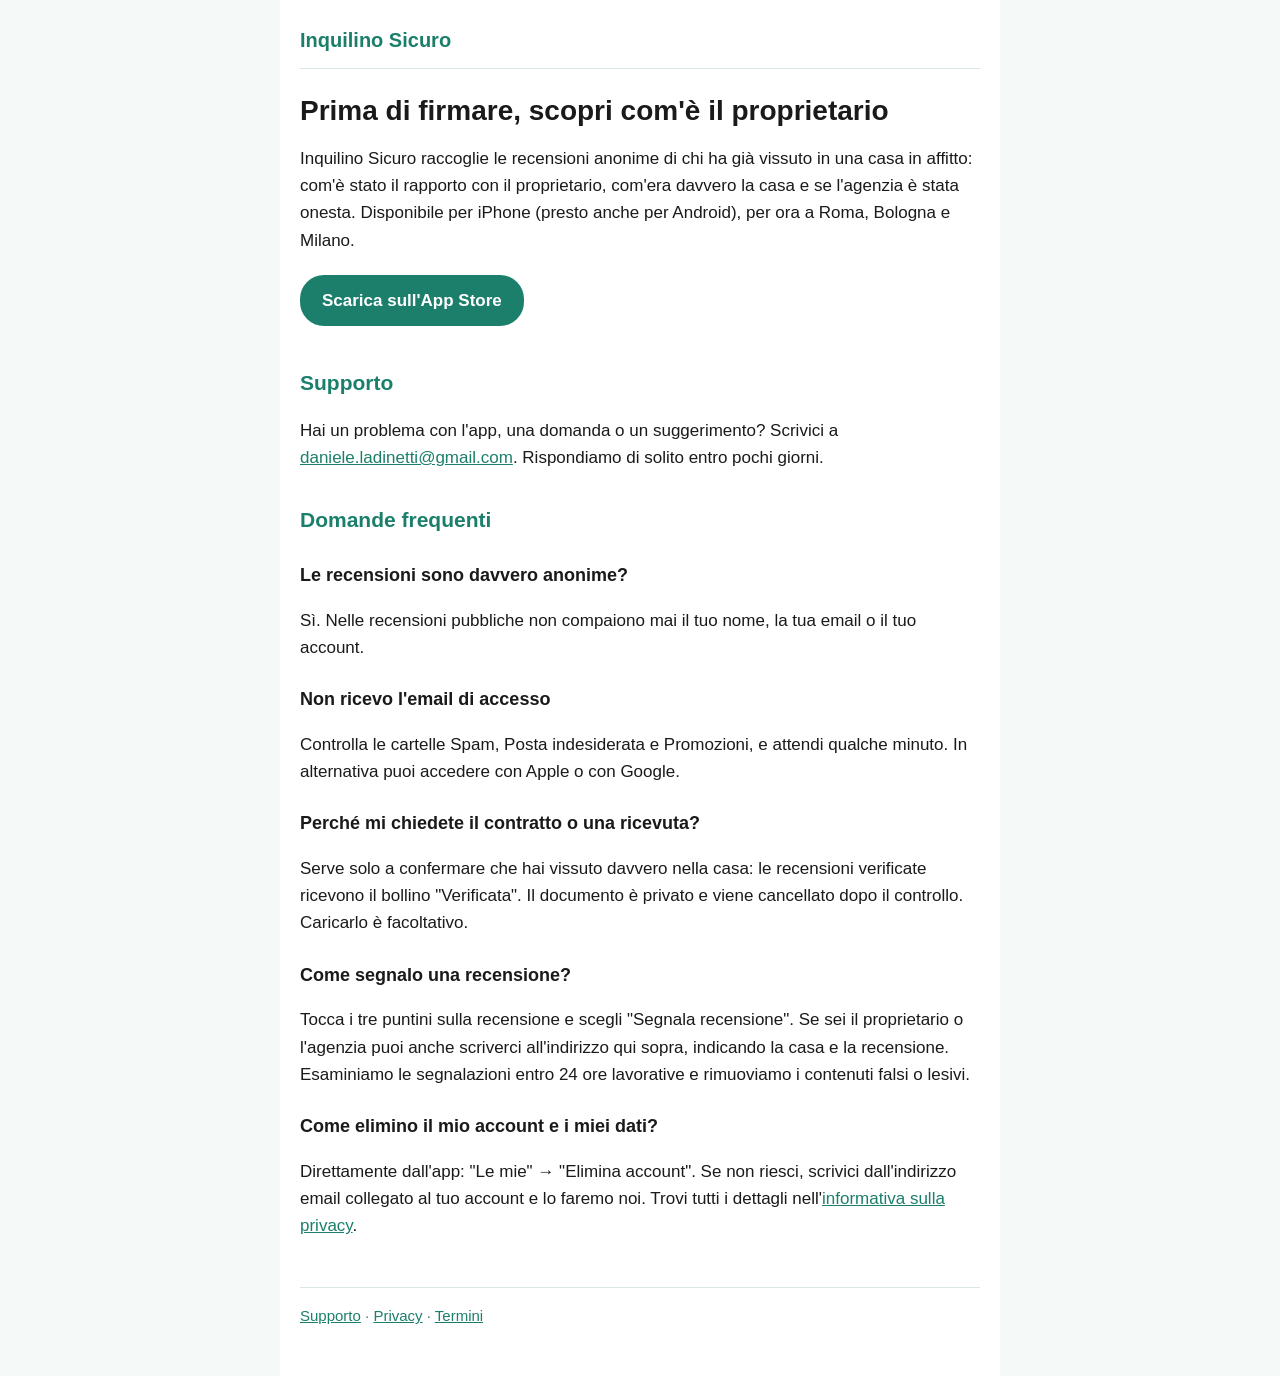
<file: index.html>
<!doctype html>
<html lang="it">
<head>
<meta charset="utf-8">
<meta name="viewport" content="width=device-width, initial-scale=1">
<title>Inquilino Sicuro – Supporto</title>
<link rel="stylesheet" href="stile.css">
</head>
<body>
<main>
<header>
  <a class="marchio" href="index.html">Inquilino Sicuro</a>
</header>

<h1>Prima di firmare, scopri com'è il proprietario</h1>
<p>Inquilino Sicuro raccoglie le recensioni anonime di chi ha già vissuto in una casa in affitto:
com'è stato il rapporto con il proprietario, com'era davvero la casa e se l'agenzia è stata onesta.
Disponibile per iPhone (presto anche per Android), per ora a Roma, Bologna e Milano.</p>

<p><a class="scarica" href="https://apps.apple.com/it/app/inquilino-sicuro/id6838090551">Scarica sull'App Store</a></p>

<h2>Supporto</h2>
<p>Hai un problema con l'app, una domanda o un suggerimento? Scrivici a
<a href="mailto:daniele.ladinetti@gmail.com?subject=Inquilino%20Sicuro%20-%20Supporto">daniele.ladinetti@gmail.com</a>.
Rispondiamo di solito entro pochi giorni.</p>

<h2>Domande frequenti</h2>

<h3>Le recensioni sono davvero anonime?</h3>
<p>Sì. Nelle recensioni pubbliche non compaiono mai il tuo nome, la tua email o il tuo account.</p>

<h3>Non ricevo l'email di accesso</h3>
<p>Controlla le cartelle Spam, Posta indesiderata e Promozioni, e attendi qualche minuto.
In alternativa puoi accedere con Apple o con Google.</p>

<h3>Perché mi chiedete il contratto o una ricevuta?</h3>
<p>Serve solo a confermare che hai vissuto davvero nella casa: le recensioni verificate ricevono il bollino
"Verificata". Il documento è privato e viene cancellato dopo il controllo. Caricarlo è facoltativo.</p>

<h3>Come segnalo una recensione?</h3>
<p>Tocca i tre puntini sulla recensione e scegli "Segnala recensione". Se sei il proprietario o l'agenzia
puoi anche scriverci all'indirizzo qui sopra, indicando la casa e la recensione. Esaminiamo le segnalazioni
entro 24 ore lavorative e rimuoviamo i contenuti falsi o lesivi.</p>

<h3>Come elimino il mio account e i miei dati?</h3>
<p>Direttamente dall'app: "Le mie" → "Elimina account". Se non riesci, scrivici dall'indirizzo email
collegato al tuo account e lo faremo noi. Trovi tutti i dettagli nell'<a href="privacy.html">informativa
sulla privacy</a>.</p>

<footer>
  <a href="index.html">Supporto</a> · <a href="privacy.html">Privacy</a> · <a href="termini.html">Termini</a>
</footer>
</main>
</body>
</html>
</file>
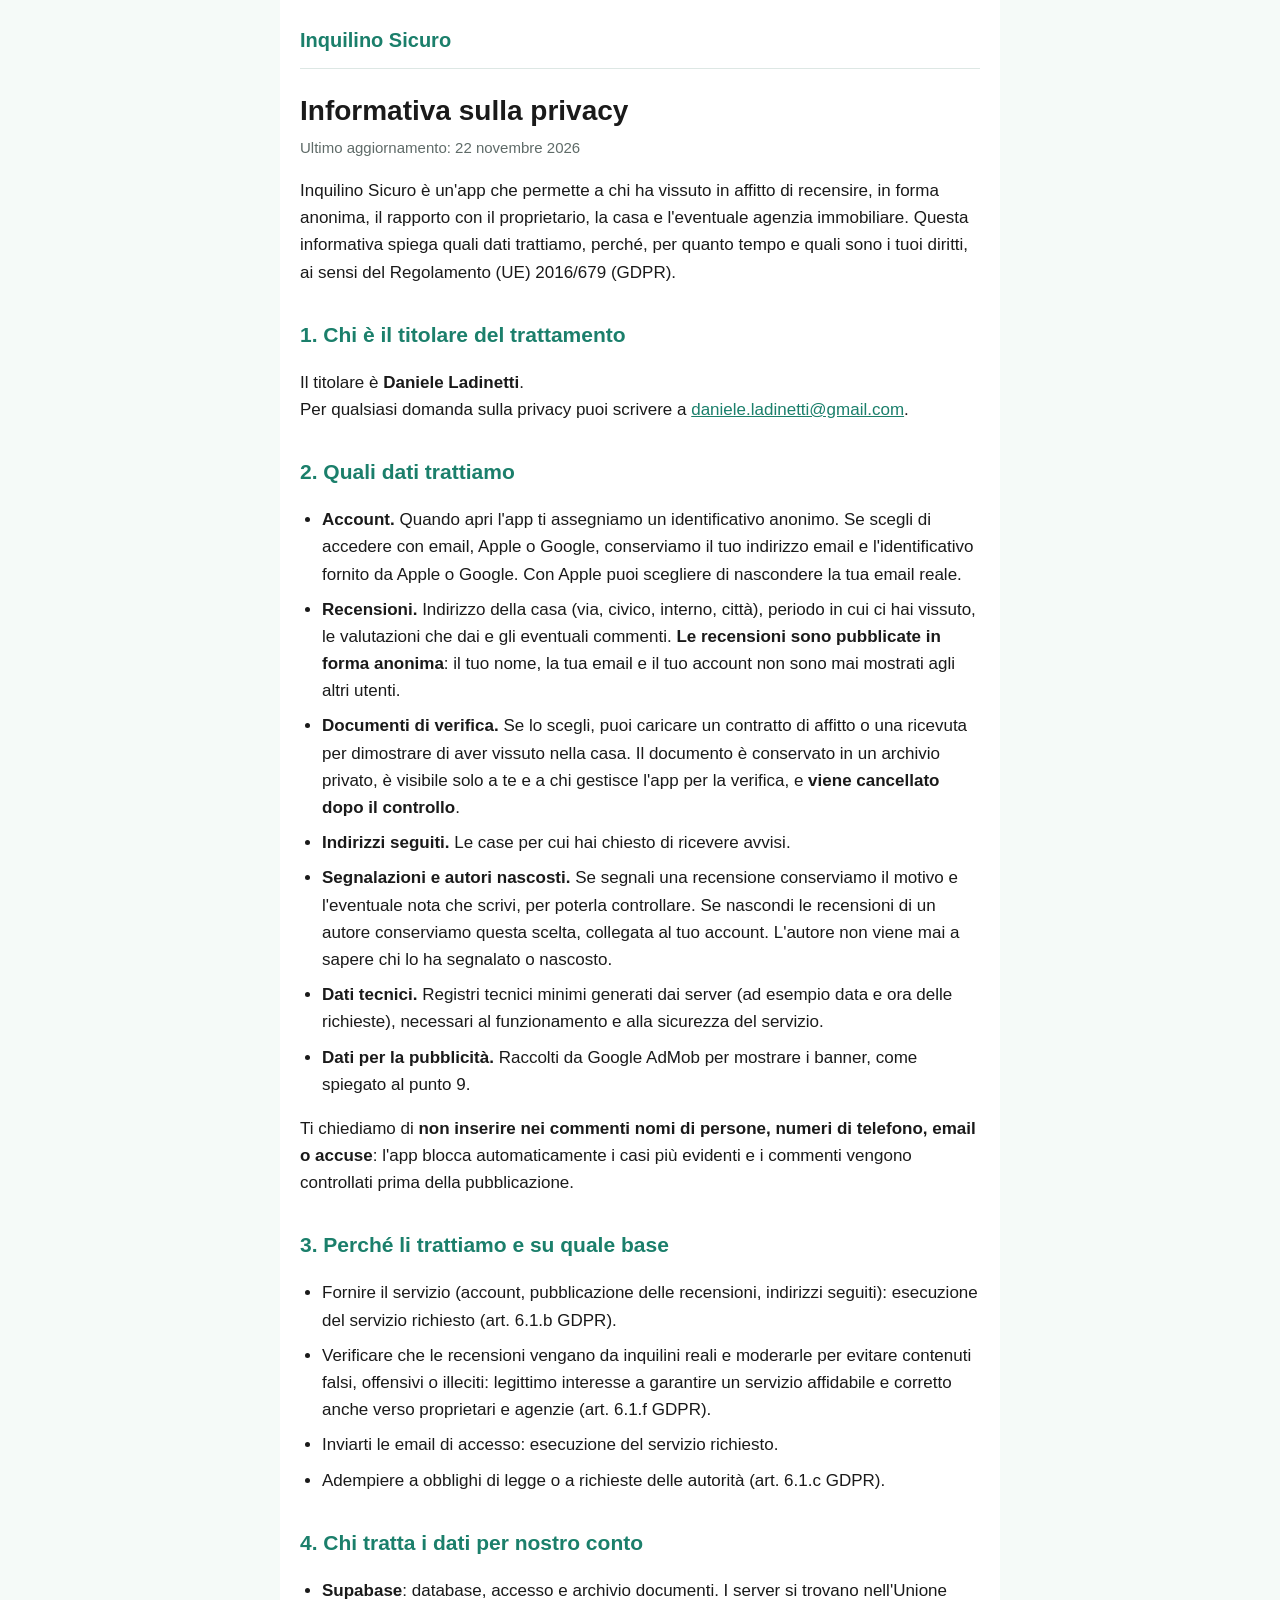
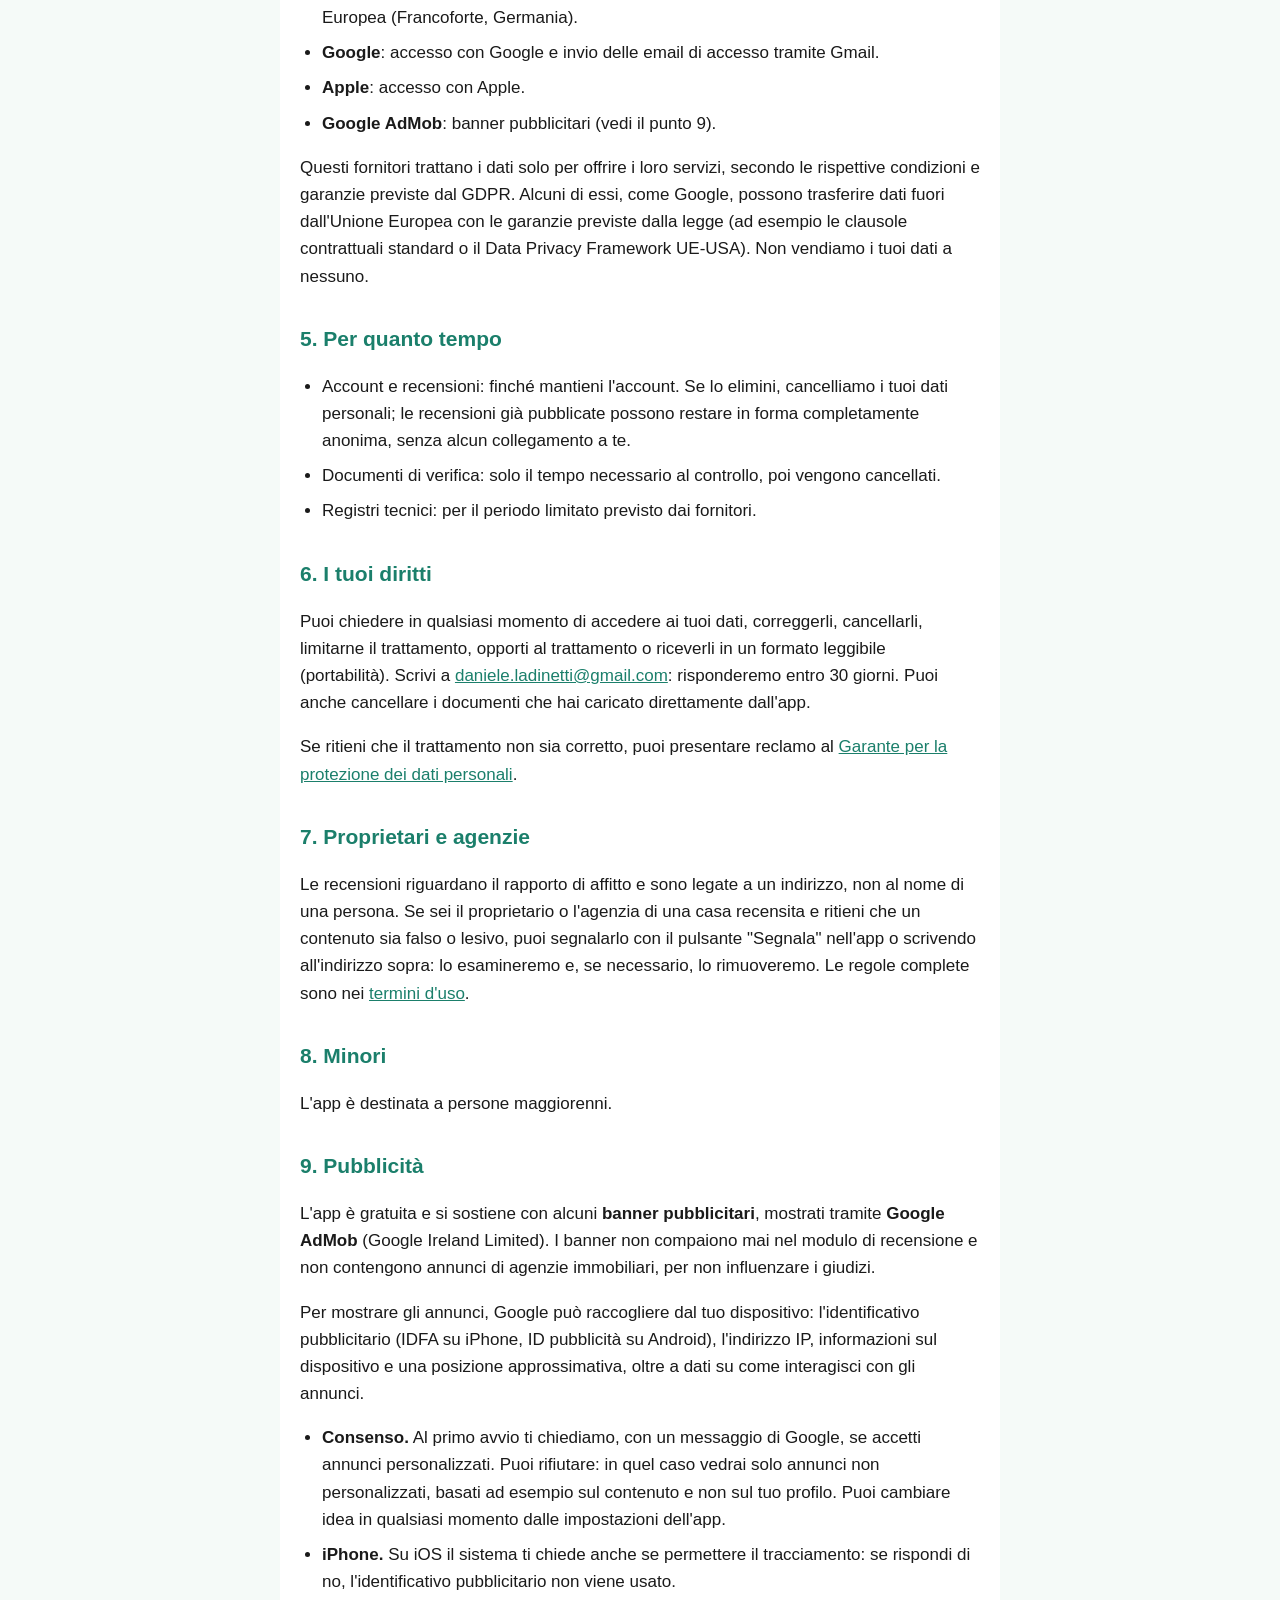
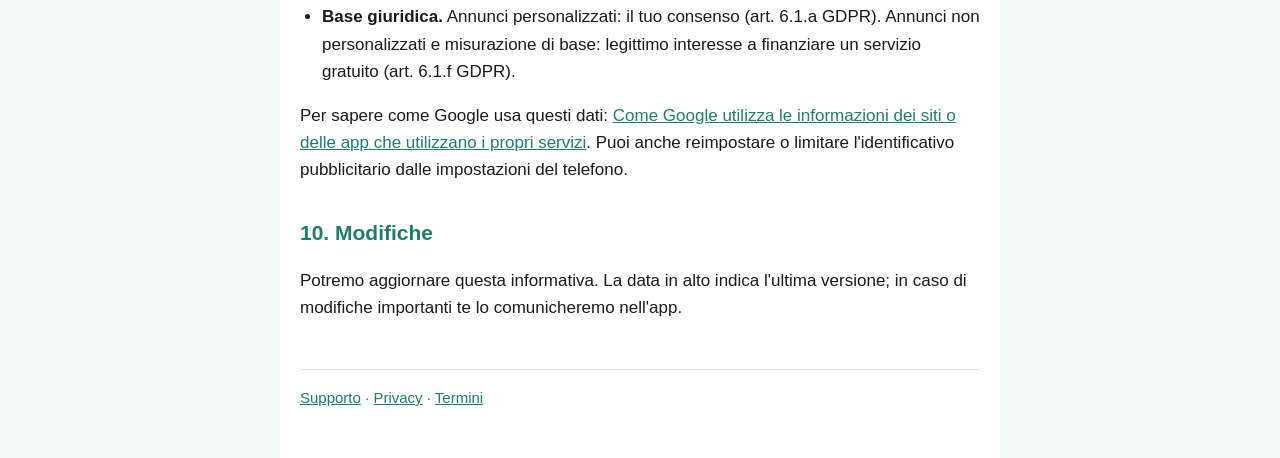
<file: privacy.html>
<!doctype html>
<html lang="it">
<head>
<meta charset="utf-8">
<meta name="viewport" content="width=device-width, initial-scale=1">
<title>Privacy – Inquilino Sicuro</title>
<link rel="stylesheet" href="stile.css">
</head>
<body>
<main>
<header>
  <a class="marchio" href="index.html">Inquilino Sicuro</a>
</header>

<h1>Informativa sulla privacy</h1>
<p class="aggiornata">Ultimo aggiornamento: 22 novembre 2026</p>

<p>Inquilino Sicuro è un'app che permette a chi ha vissuto in affitto di recensire, in forma anonima,
il rapporto con il proprietario, la casa e l'eventuale agenzia immobiliare. Questa informativa spiega
quali dati trattiamo, perché, per quanto tempo e quali sono i tuoi diritti, ai sensi del
Regolamento (UE) 2016/679 (GDPR).</p>

<h2>1. Chi è il titolare del trattamento</h2>
<p>Il titolare è <strong>Daniele Ladinetti</strong>.<br>
Per qualsiasi domanda sulla privacy puoi scrivere a
<a href="mailto:daniele.ladinetti@gmail.com">daniele.ladinetti@gmail.com</a>.</p>

<h2>2. Quali dati trattiamo</h2>
<ul>
  <li><strong>Account.</strong> Quando apri l'app ti assegniamo un identificativo anonimo. Se scegli di
    accedere con email, Apple o Google, conserviamo il tuo indirizzo email e l'identificativo fornito da
    Apple o Google. Con Apple puoi scegliere di nascondere la tua email reale.</li>
  <li><strong>Recensioni.</strong> Indirizzo della casa (via, civico, interno, città), periodo in cui ci hai
    vissuto, le valutazioni che dai e gli eventuali commenti. <strong>Le recensioni sono pubblicate in forma
    anonima</strong>: il tuo nome, la tua email e il tuo account non sono mai mostrati agli altri utenti.</li>
  <li><strong>Documenti di verifica.</strong> Se lo scegli, puoi caricare un contratto di affitto o una
    ricevuta per dimostrare di aver vissuto nella casa. Il documento è conservato in un archivio privato,
    è visibile solo a te e a chi gestisce l'app per la verifica, e <strong>viene cancellato dopo il
    controllo</strong>.</li>
  <li><strong>Indirizzi seguiti.</strong> Le case per cui hai chiesto di ricevere avvisi.</li>
  <li><strong>Segnalazioni e autori nascosti.</strong> Se segnali una recensione conserviamo il motivo e
    l'eventuale nota che scrivi, per poterla controllare. Se nascondi le recensioni di un autore conserviamo
    questa scelta, collegata al tuo account. L'autore non viene mai a sapere chi lo ha segnalato o nascosto.</li>
  <li><strong>Dati tecnici.</strong> Registri tecnici minimi generati dai server (ad esempio data e ora
    delle richieste), necessari al funzionamento e alla sicurezza del servizio.</li>
  <li><strong>Dati per la pubblicità.</strong> Raccolti da Google AdMob per mostrare i banner,
    come spiegato al punto 9.</li>
</ul>
<p>Ti chiediamo di <strong>non inserire nei commenti nomi di persone, numeri di telefono, email o accuse</strong>:
l'app blocca automaticamente i casi più evidenti e i commenti vengono controllati prima della pubblicazione.</p>

<h2>3. Perché li trattiamo e su quale base</h2>
<ul>
  <li>Fornire il servizio (account, pubblicazione delle recensioni, indirizzi seguiti):
    esecuzione del servizio richiesto (art. 6.1.b GDPR).</li>
  <li>Verificare che le recensioni vengano da inquilini reali e moderarle per evitare contenuti falsi,
    offensivi o illeciti: legittimo interesse a garantire un servizio affidabile e corretto anche verso
    proprietari e agenzie (art. 6.1.f GDPR).</li>
  <li>Inviarti le email di accesso: esecuzione del servizio richiesto.</li>
  <li>Adempiere a obblighi di legge o a richieste delle autorità (art. 6.1.c GDPR).</li>
</ul>

<h2>4. Chi tratta i dati per nostro conto</h2>
<ul>
  <li><strong>Supabase</strong>: database, accesso e archivio documenti. I server si trovano
    nell'Unione Europea (Francoforte, Germania).</li>
  <li><strong>Google</strong>: accesso con Google e invio delle email di accesso tramite Gmail.</li>
  <li><strong>Apple</strong>: accesso con Apple.</li>
  <li><strong>Google AdMob</strong>: banner pubblicitari (vedi il punto 9).</li>
</ul>
<p>Questi fornitori trattano i dati solo per offrire i loro servizi, secondo le rispettive condizioni
e garanzie previste dal GDPR. Alcuni di essi, come Google, possono trasferire dati fuori dall'Unione
Europea con le garanzie previste dalla legge (ad esempio le clausole contrattuali standard o il
Data Privacy Framework UE-USA). Non vendiamo i tuoi dati a nessuno.</p>

<h2>5. Per quanto tempo</h2>
<ul>
  <li>Account e recensioni: finché mantieni l'account. Se lo elimini, cancelliamo i tuoi dati personali;
    le recensioni già pubblicate possono restare in forma completamente anonima, senza alcun collegamento a te.</li>
  <li>Documenti di verifica: solo il tempo necessario al controllo, poi vengono cancellati.</li>
  <li>Registri tecnici: per il periodo limitato previsto dai fornitori.</li>
</ul>

<h2>6. I tuoi diritti</h2>
<p>Puoi chiedere in qualsiasi momento di accedere ai tuoi dati, correggerli, cancellarli, limitarne il
trattamento, opporti al trattamento o riceverli in un formato leggibile (portabilità). Scrivi a
<a href="mailto:daniele.ladinetti@gmail.com">daniele.ladinetti@gmail.com</a>: risponderemo entro 30 giorni.
Puoi anche cancellare i documenti che hai caricato direttamente dall'app.</p>
<p>Se ritieni che il trattamento non sia corretto, puoi presentare reclamo al
<a href="https://www.garanteprivacy.it" rel="noopener">Garante per la protezione dei dati personali</a>.</p>

<h2>7. Proprietari e agenzie</h2>
<p>Le recensioni riguardano il rapporto di affitto e sono legate a un indirizzo, non al nome di una persona.
Se sei il proprietario o l'agenzia di una casa recensita e ritieni che un contenuto sia falso o lesivo,
puoi segnalarlo con il pulsante "Segnala" nell'app o scrivendo all'indirizzo sopra: lo esamineremo
e, se necessario, lo rimuoveremo. Le regole complete sono nei <a href="termini.html">termini d'uso</a>.</p>

<h2>8. Minori</h2>
<p>L'app è destinata a persone maggiorenni.</p>

<h2>9. Pubblicità</h2>
<p>L'app è gratuita e si sostiene con alcuni <strong>banner pubblicitari</strong>, mostrati tramite
<strong>Google AdMob</strong> (Google Ireland Limited). I banner non compaiono mai nel modulo di recensione
e non contengono annunci di agenzie immobiliari, per non influenzare i giudizi.</p>
<p>Per mostrare gli annunci, Google può raccogliere dal tuo dispositivo: l'identificativo pubblicitario
(IDFA su iPhone, ID pubblicità su Android), l'indirizzo IP, informazioni sul dispositivo e una posizione
approssimativa, oltre a dati su come interagisci con gli annunci.</p>
<ul>
  <li><strong>Consenso.</strong> Al primo avvio ti chiediamo, con un messaggio di Google, se accetti annunci
    personalizzati. Puoi rifiutare: in quel caso vedrai solo annunci non personalizzati, basati ad esempio
    sul contenuto e non sul tuo profilo. Puoi cambiare idea in qualsiasi momento dalle impostazioni dell'app.</li>
  <li><strong>iPhone.</strong> Su iOS il sistema ti chiede anche se permettere il tracciamento: se rispondi
    di no, l'identificativo pubblicitario non viene usato.</li>
  <li><strong>Base giuridica.</strong> Annunci personalizzati: il tuo consenso (art. 6.1.a GDPR).
    Annunci non personalizzati e misurazione di base: legittimo interesse a finanziare un servizio gratuito
    (art. 6.1.f GDPR).</li>
</ul>
<p>Per sapere come Google usa questi dati: <a href="https://policies.google.com/technologies/partner-sites?hl=it"
rel="noopener">Come Google utilizza le informazioni dei siti o delle app che utilizzano i propri servizi</a>.
Puoi anche reimpostare o limitare l'identificativo pubblicitario dalle impostazioni del telefono.</p>

<h2>10. Modifiche</h2>
<p>Potremo aggiornare questa informativa. La data in alto indica l'ultima versione; in caso di modifiche
importanti te lo comunicheremo nell'app.</p>

<footer>
  <a href="index.html">Supporto</a> · <a href="privacy.html">Privacy</a> · <a href="termini.html">Termini</a>
</footer>
</main>
</body>
</html>
</file>
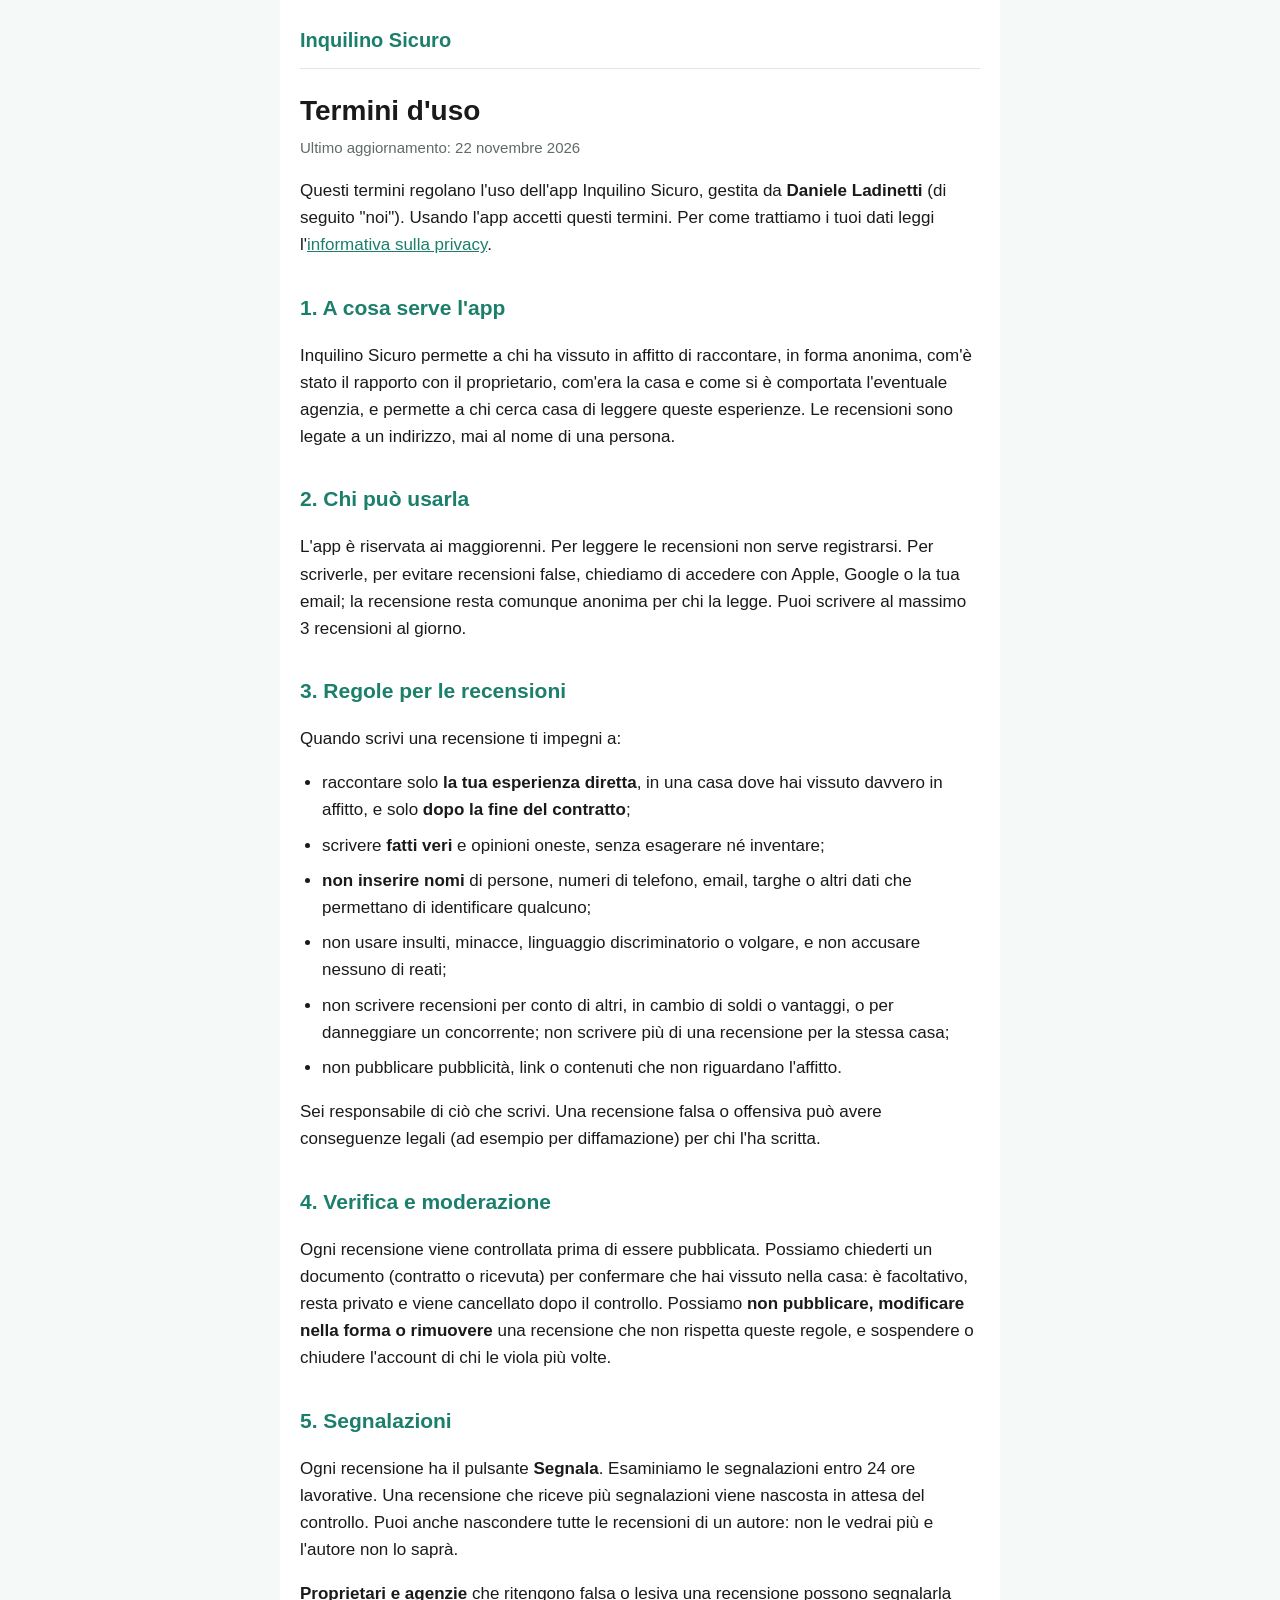
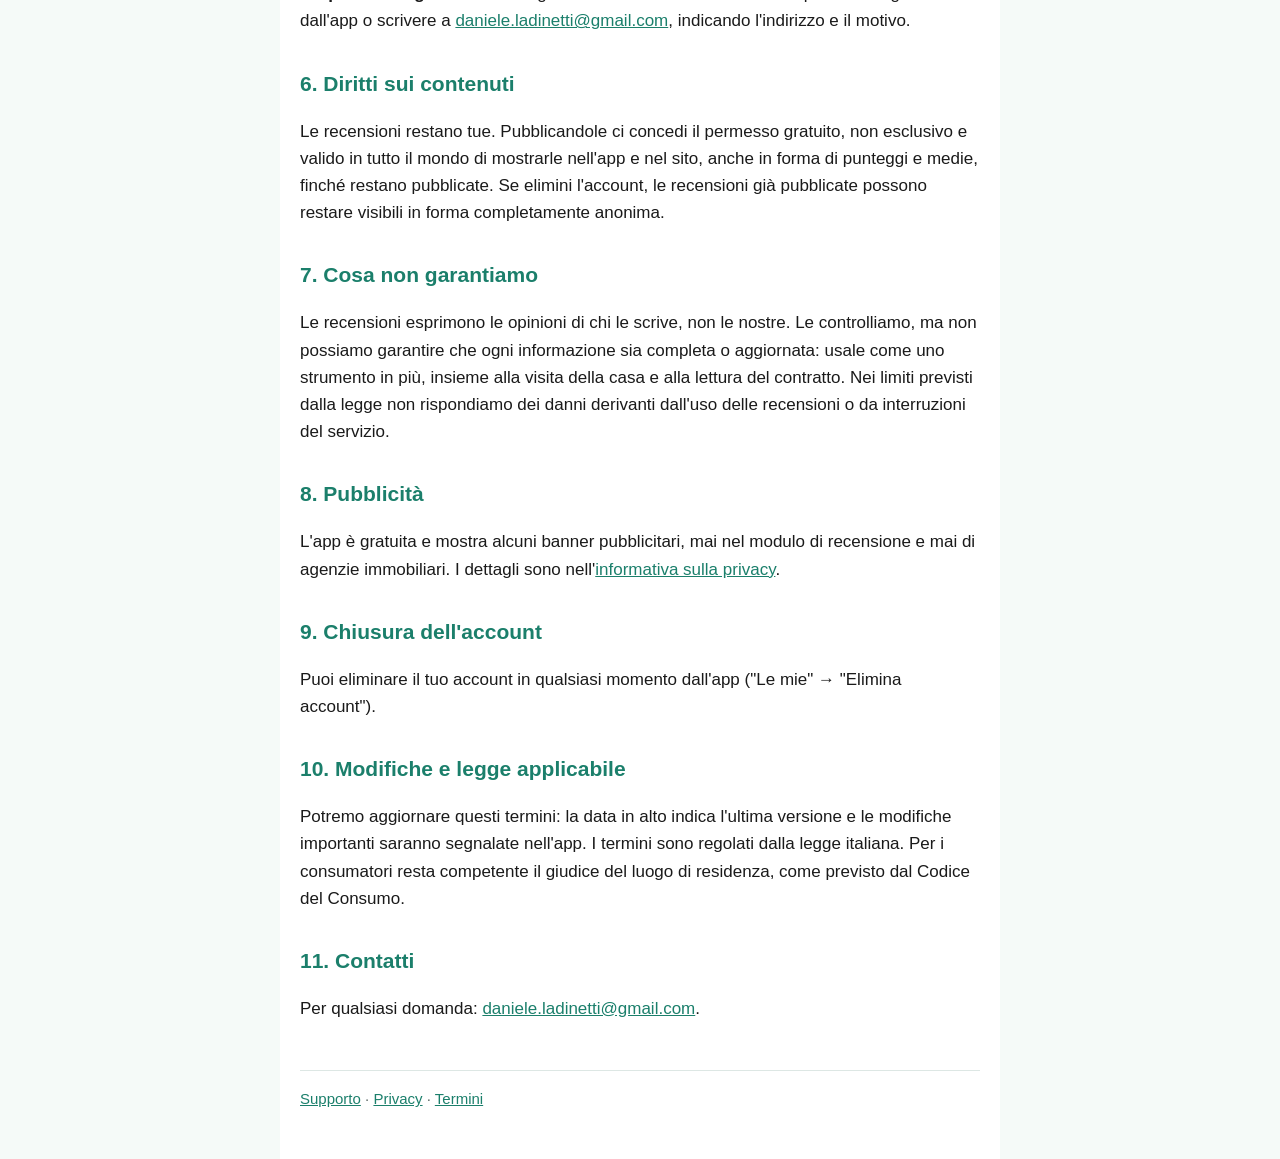
<file: termini.html>
<!doctype html>
<html lang="it">
<head>
<meta charset="utf-8">
<meta name="viewport" content="width=device-width, initial-scale=1">
<title>Termini d'uso – Inquilino Sicuro</title>
<link rel="stylesheet" href="stile.css">
</head>
<body>
<main>
<header>
  <a class="marchio" href="index.html">Inquilino Sicuro</a>
</header>

<h1>Termini d'uso</h1>
<p class="aggiornata">Ultimo aggiornamento: 22 novembre 2026</p>

<p>Questi termini regolano l'uso dell'app Inquilino Sicuro, gestita da <strong>Daniele Ladinetti</strong>
(di seguito "noi"). Usando l'app accetti questi termini. Per come trattiamo i tuoi dati leggi
l'<a href="privacy.html">informativa sulla privacy</a>.</p>

<h2>1. A cosa serve l'app</h2>
<p>Inquilino Sicuro permette a chi ha vissuto in affitto di raccontare, in forma anonima, com'è stato il
rapporto con il proprietario, com'era la casa e come si è comportata l'eventuale agenzia, e permette a chi
cerca casa di leggere queste esperienze. Le recensioni sono legate a un indirizzo, mai al nome di una persona.</p>

<h2>2. Chi può usarla</h2>
<p>L'app è riservata ai maggiorenni. Per leggere le recensioni non serve registrarsi. Per scriverle, per
evitare recensioni false, chiediamo di accedere con Apple, Google o la tua email; la recensione resta
comunque anonima per chi la legge. Puoi scrivere al massimo 3 recensioni al giorno.</p>

<h2>3. Regole per le recensioni</h2>
<p>Quando scrivi una recensione ti impegni a:</p>
<ul>
  <li>raccontare solo <strong>la tua esperienza diretta</strong>, in una casa dove hai vissuto davvero in affitto,
    e solo <strong>dopo la fine del contratto</strong>;</li>
  <li>scrivere <strong>fatti veri</strong> e opinioni oneste, senza esagerare né inventare;</li>
  <li><strong>non inserire nomi</strong> di persone, numeri di telefono, email, targhe o altri dati che permettano
    di identificare qualcuno;</li>
  <li>non usare insulti, minacce, linguaggio discriminatorio o volgare, e non accusare nessuno di reati;</li>
  <li>non scrivere recensioni per conto di altri, in cambio di soldi o vantaggi, o per danneggiare un
    concorrente; non scrivere più di una recensione per la stessa casa;</li>
  <li>non pubblicare pubblicità, link o contenuti che non riguardano l'affitto.</li>
</ul>
<p>Sei responsabile di ciò che scrivi. Una recensione falsa o offensiva può avere conseguenze legali
(ad esempio per diffamazione) per chi l'ha scritta.</p>

<h2>4. Verifica e moderazione</h2>
<p>Ogni recensione viene controllata prima di essere pubblicata. Possiamo chiederti un documento (contratto
o ricevuta) per confermare che hai vissuto nella casa: è facoltativo, resta privato e viene cancellato dopo
il controllo. Possiamo <strong>non pubblicare, modificare nella forma o rimuovere</strong> una recensione che
non rispetta queste regole, e sospendere o chiudere l'account di chi le viola più volte.</p>

<h2>5. Segnalazioni</h2>
<p>Ogni recensione ha il pulsante <strong>Segnala</strong>. Esaminiamo le segnalazioni entro 24 ore lavorative.
Una recensione che riceve più segnalazioni viene nascosta in attesa del controllo. Puoi anche nascondere tutte
le recensioni di un autore: non le vedrai più e l'autore non lo saprà.</p>
<p><strong>Proprietari e agenzie</strong> che ritengono falsa o lesiva una recensione possono segnalarla dall'app
o scrivere a <a href="mailto:daniele.ladinetti@gmail.com?subject=Inquilino%20Sicuro%20-%20Segnalazione">daniele.ladinetti@gmail.com</a>,
indicando l'indirizzo e il motivo.</p>

<h2>6. Diritti sui contenuti</h2>
<p>Le recensioni restano tue. Pubblicandole ci concedi il permesso gratuito, non esclusivo e valido in tutto
il mondo di mostrarle nell'app e nel sito, anche in forma di punteggi e medie, finché restano pubblicate. Se
elimini l'account, le recensioni già pubblicate possono restare visibili in forma completamente anonima.</p>

<h2>7. Cosa non garantiamo</h2>
<p>Le recensioni esprimono le opinioni di chi le scrive, non le nostre. Le controlliamo, ma non possiamo
garantire che ogni informazione sia completa o aggiornata: usale come uno strumento in più, insieme alla
visita della casa e alla lettura del contratto. Nei limiti previsti dalla legge non rispondiamo dei danni
derivanti dall'uso delle recensioni o da interruzioni del servizio.</p>

<h2>8. Pubblicità</h2>
<p>L'app è gratuita e mostra alcuni banner pubblicitari, mai nel modulo di recensione e mai di agenzie
immobiliari. I dettagli sono nell'<a href="privacy.html">informativa sulla privacy</a>.</p>

<h2>9. Chiusura dell'account</h2>
<p>Puoi eliminare il tuo account in qualsiasi momento dall'app ("Le mie" → "Elimina account").</p>

<h2>10. Modifiche e legge applicabile</h2>
<p>Potremo aggiornare questi termini: la data in alto indica l'ultima versione e le modifiche importanti
saranno segnalate nell'app. I termini sono regolati dalla legge italiana. Per i consumatori resta competente
il giudice del luogo di residenza, come previsto dal Codice del Consumo.</p>

<h2>11. Contatti</h2>
<p>Per qualsiasi domanda: <a href="mailto:daniele.ladinetti@gmail.com">daniele.ladinetti@gmail.com</a>.</p>

<footer>
  <a href="index.html">Supporto</a> · <a href="privacy.html">Privacy</a> · <a href="termini.html">Termini</a>
</footer>
</main>
</body>
</html>
</file>
<file: stile.css>
:root {
  --verde: #1B7F6B;
  --testo: #1a1a1a;
  --tenue: #5f6b68;
  --sfondo: #f5faf8;
  --carta: #ffffff;
  --bordo: #dde7e4;
}
@media (prefers-color-scheme: dark) {
  :root {
    --verde: #5fcfb6;
    --testo: #e8efed;
    --tenue: #a3b3af;
    --sfondo: #0f1614;
    --carta: #17211e;
    --bordo: #2a3834;
  }
}
* { box-sizing: border-box; }
body {
  margin: 0;
  background: var(--sfondo);
  color: var(--testo);
  font: 17px/1.6 -apple-system, BlinkMacSystemFont, "Segoe UI", Roboto, Helvetica, Arial, sans-serif;
}
main {
  max-width: 720px;
  margin: 0 auto;
  padding: 24px 20px 48px;
  background: var(--carta);
  min-height: 100vh;
}
header { padding-bottom: 12px; border-bottom: 1px solid var(--bordo); margin-bottom: 24px; }
.marchio { color: var(--verde); font-weight: 700; font-size: 20px; text-decoration: none; }
h1 { font-size: 28px; line-height: 1.25; margin: 0 0 8px; }
h2 { font-size: 21px; margin-top: 32px; color: var(--verde); }
h3 { font-size: 18px; margin: 24px 0 4px; }
a { color: var(--verde); }
ul { padding-left: 22px; }
li { margin-bottom: 8px; }
.aggiornata { color: var(--tenue); font-size: 15px; margin-top: 0; }
footer { margin-top: 48px; padding-top: 16px; border-top: 1px solid var(--bordo); color: var(--tenue); font-size: 15px; }
.scarica { display: inline-block; background: var(--verde); color: #fff; text-decoration: none;
  font-weight: 600; padding: 12px 22px; border-radius: 24px; margin: 4px 0 8px; }
@media (prefers-color-scheme: dark) { .scarica { color: #0f1614; } }
</file>
